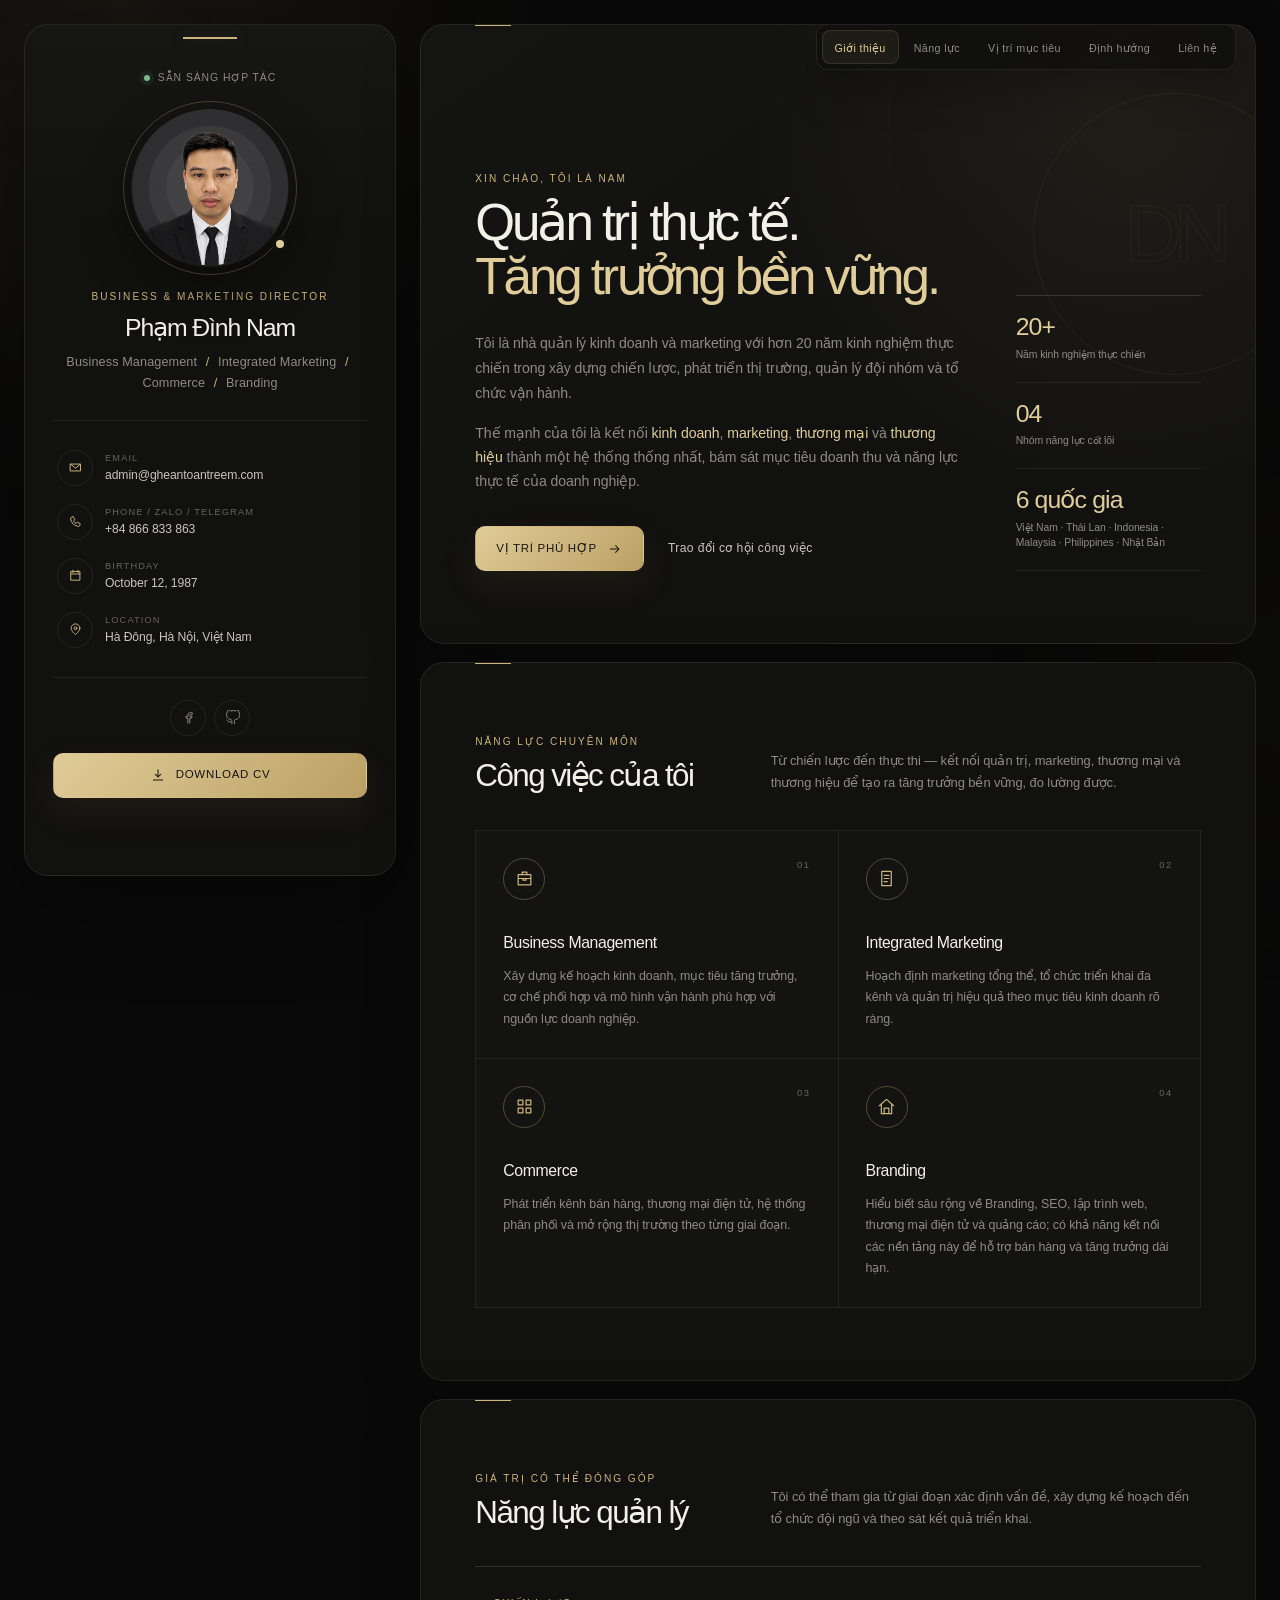
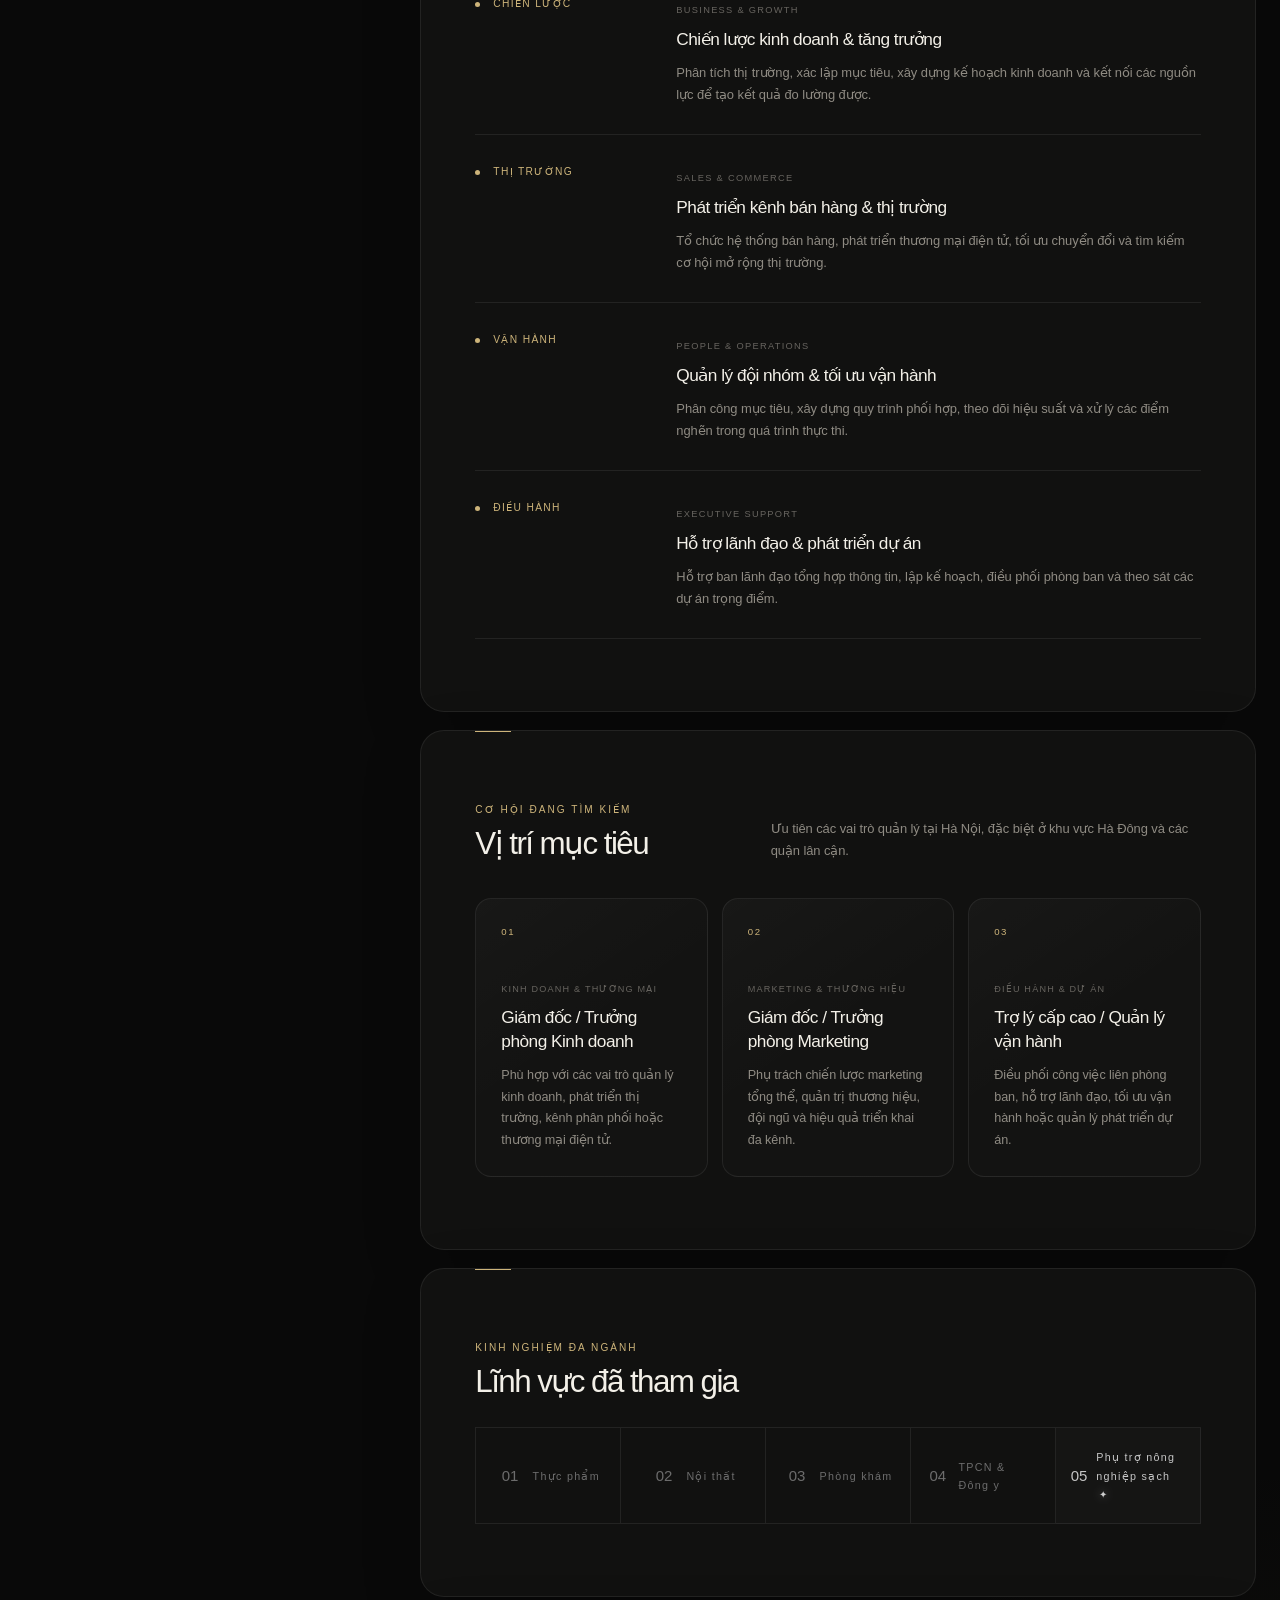
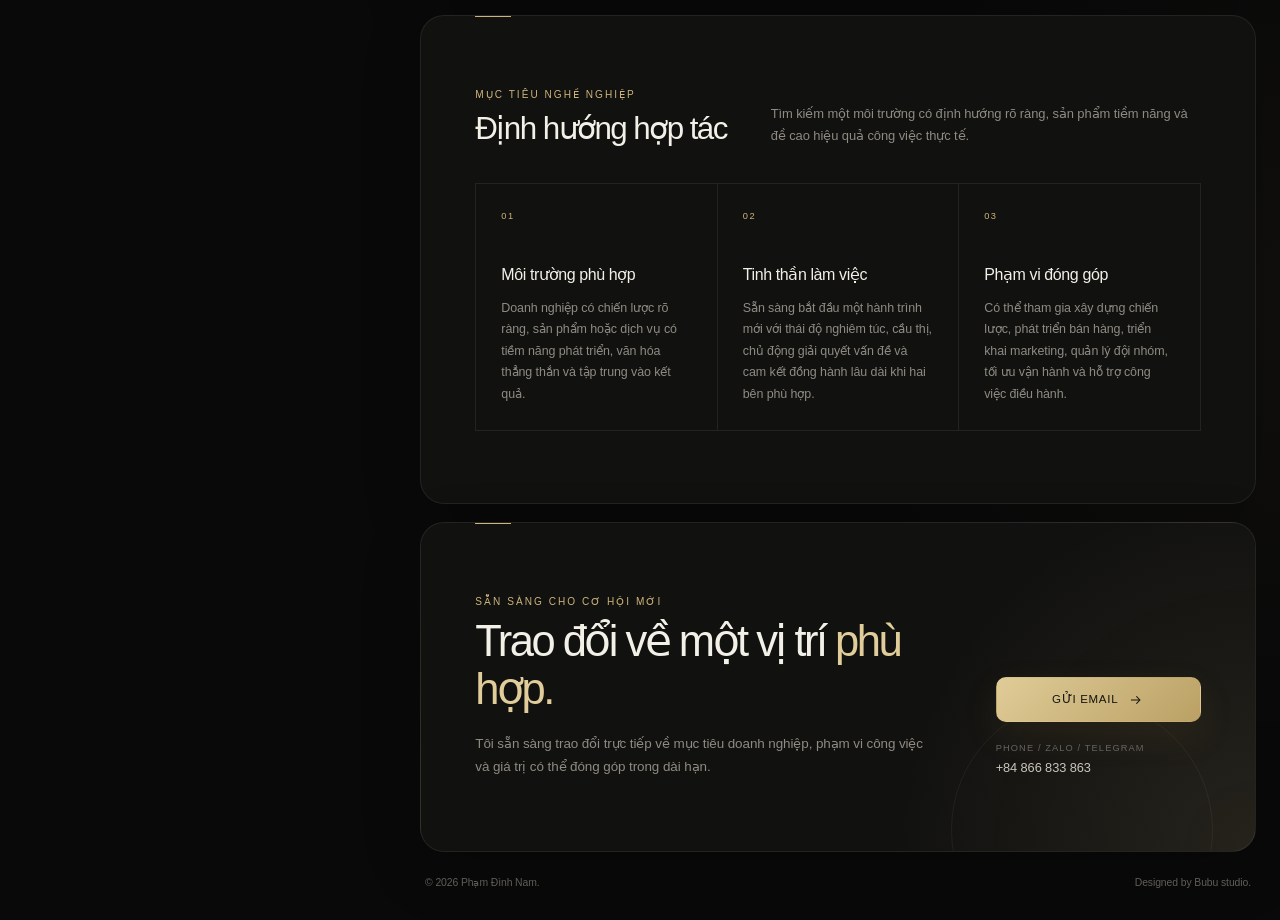
<file: index.html>
<!doctype html>
<html lang="vi">
<head>
  <meta charset="utf-8">
  <meta name="viewport" content="width=device-width, initial-scale=1">
  <meta name="theme-color" content="#090909">
  <meta name="description" content="Portfolio của Phạm Đình Nam — Business & Marketing Director tại Hà Nội.">
  <title>Phạm Đình Nam — Business & Marketing Director</title>
  <link rel="stylesheet" href="styles.css?v=20260625-8">
  <script src="script.js" defer></script>
</head>
<body>
  <a class="skip-link" href="#main-content">Đi đến nội dung chính</a>

  <svg class="svg-sprite" aria-hidden="true">
    <symbol id="icon-mail" viewBox="0 0 24 24"><path d="M4 6.5h16v11H4z"/><path d="m4.5 7 7.5 6 7.5-6"/></symbol>
    <symbol id="icon-phone" viewBox="0 0 24 24"><path d="M8.5 4.5 11 9 8.8 11a15 15 0 0 0 4.2 4.2l2-2.2 4.5 2.5-.8 3.2c-.2.8-1 1.3-1.8 1.2A15.2 15.2 0 0 1 4.1 7.1C4 6.3 4.5 5.5 5.3 5.3z"/></symbol>
    <symbol id="icon-calendar" viewBox="0 0 24 24"><path d="M5 5.5h14v14H5z"/><path d="M8 3.5v4M16 3.5v4M5 9.5h14"/></symbol>
    <symbol id="icon-pin" viewBox="0 0 24 24"><path d="M19 10c0 5-7 10-7 10S5 15 5 10a7 7 0 1 1 14 0Z"/><circle cx="12" cy="10" r="2.3"/></symbol>
    <symbol id="icon-download" viewBox="0 0 24 24"><path d="M12 4v11m0 0 4-4m-4 4-4-4M5 19.5h14"/></symbol>
    <symbol id="icon-arrow" viewBox="0 0 24 24"><path d="M5 12h13m-5-5 5 5-5 5"/></symbol>
    <symbol id="icon-behance" viewBox="0 0 24 24"><path d="M4 6h7a4 4 0 0 1 0 8H4zm0 8h7.5a4 4 0 0 1 0 8H4zM15 8h5M14.5 16.5h6a4 4 0 1 0-1 3"/></symbol>
    <symbol id="icon-facebook" viewBox="0 0 24 24"><path d="M14 21v-8h3l.5-3H14V8.5c0-1 .4-1.5 1.7-1.5H18V4.3c-.7-.1-1.6-.3-2.8-.3C12.5 4 11 5.6 11 8.2V10H8v3h3v8"/></symbol>
    <symbol id="icon-github" viewBox="0 0 24 24"><path d="M9 19c-4.5 1.5-4.5-2.5-6-3m12 6v-3.9c0-1.1.4-2.1 1.1-2.9 3.6-.4 7.4-1.8 7.4-8A6.2 6.2 0 0 0 22 3c.1-1.2-.3-2.3-1-3 0 0-1.2-.4-4 1.5a15.8 15.8 0 0 0-8 0C6.2-.4 5 0 5 0c-.7.7-1.1 1.8-1 3a6.2 6.2 0 0 0-1.5 4.2c0 6.2 3.8 7.6 7.4 8 .7.8 1.1 1.8 1.1 2.9V22"/></symbol>
    <symbol id="icon-home" viewBox="0 0 24 24"><path d="m3 11 9-8 9 8"/><path d="M5.5 9.5V21h13V9.5M9 21v-7h6v7"/></symbol>
    <symbol id="icon-briefcase" viewBox="0 0 24 24"><path d="M4 7h16v13H4zM9 7V4h6v3M4 12h16M10 12v2h4v-2"/></symbol>
    <symbol id="icon-grid" viewBox="0 0 24 24"><rect x="4" y="4" width="6" height="6"/><rect x="14" y="4" width="6" height="6"/><rect x="4" y="14" width="6" height="6"/><rect x="14" y="14" width="6" height="6"/></symbol>
    <symbol id="icon-note" viewBox="0 0 24 24"><path d="M6 3h12v18H6zM9 8h6M9 12h6M9 16h4"/></symbol>
    <symbol id="icon-chat" viewBox="0 0 24 24"><path d="M4 5h16v12H9l-5 4z"/><path d="M8 10h8M8 13h5"/></symbol>
    <symbol id="icon-pen" viewBox="0 0 24 24"><path d="m4 20 4.5-1 10.8-10.8-3.5-3.5L5 15.5zM14.5 6l3.5 3.5"/></symbol>
    <symbol id="icon-cursor" viewBox="0 0 24 24"><path d="m5 3 14 9-6 1.5L10 20z"/></symbol>
    <symbol id="icon-wordpress" viewBox="0 0 24 24"><circle cx="12" cy="12" r="9"/><path d="m6.5 8 4 10 2.5-6-1.7-4m3.2 0 3 8M8 8h4M14 8h1"/></symbol>
    <symbol id="icon-code" viewBox="0 0 24 24"><path d="m8 7-5 5 5 5m8-10 5 5-5 5m-2-13-4 16"/></symbol>
  </svg>

  <div class="ambient ambient-one"></div>
  <div class="ambient ambient-two"></div>

  <div class="site-shell">
    <aside class="profile-card" aria-label="Thông tin cá nhân">
      <div class="profile-top">
        <div class="availability"><span></span>Sẵn sàng hợp tác</div>
        <div class="avatar-wrap">
          <div class="avatar">
            <img src="avatar.png" alt="Ảnh đại diện Phạm Đình Nam" width="1254" height="1254">
          </div>
          <span class="avatar-ring"></span>
        </div>
        <p class="eyebrow">Business &amp; Marketing Director</p>
        <h1>Phạm Đình Nam</h1>
        <p class="profile-role">Business Management <span>/</span> Integrated Marketing <span>/</span> Commerce <span>/</span> Branding</p>
      </div>

      <div class="profile-details">
        <a class="detail-row" href="mailto:admin@gheantoantreem.com">
          <span class="detail-icon"><svg><use href="#icon-mail"></use></svg></span>
          <span><small>Email</small><strong>admin@gheantoantreem.com</strong></span>
        </a>
        <a class="detail-row" href="tel:+84866833863">
          <span class="detail-icon"><svg><use href="#icon-phone"></use></svg></span>
          <span><small>Phone / Zalo / Telegram</small><strong>+84 866 833 863</strong></span>
        </a>
        <div class="detail-row">
          <span class="detail-icon"><svg><use href="#icon-calendar"></use></svg></span>
          <span><small>Birthday</small><strong>October 12, 1987</strong></span>
        </div>
        <div class="detail-row">
          <span class="detail-icon"><svg><use href="#icon-pin"></use></svg></span>
          <span><small>Location</small><strong>Hà Đông, Hà Nội, Việt Nam</strong></span>
        </div>
      </div>

      <div class="profile-actions">
        <div class="social-links" aria-label="Liên kết mạng xã hội">
          <a href="https://www.facebook.com/vsekya1460" target="_blank" rel="noreferrer" aria-label="Facebook">
            <svg><use href="#icon-facebook"></use></svg>
          </a>
          <a href="https://namphamdinh.github.io/phamdinhnam.github.io/" target="_blank" rel="noreferrer" aria-label="CV online trên GitHub Pages">
            <svg><use href="#icon-github"></use></svg>
          </a>
        </div>
        <a class="button button-primary" href="cv-pham-dinh-nam.html" download="CV-Pham-Dinh-Nam.html">
          <svg><use href="#icon-download"></use></svg>
          Download CV
        </a>
      </div>
    </aside>

    <main id="main-content" class="main-card">
      <nav class="desktop-nav" aria-label="Điều hướng chính">
        <a class="active" href="#about">Giới thiệu</a>
        <a href="#experience">Năng lực</a>
        <a href="#portfolio">Vị trí mục tiêu</a>
        <a href="#blog">Định hướng</a>
        <a href="#contact">Liên hệ</a>
      </nav>

      <section id="about" class="section hero-section observed-section">
        <div class="hero-copy">
          <p class="section-kicker">Xin chào, tôi là Nam</p>
          <h2>Quản trị thực tế.<br><span>Tăng trưởng bền vững.</span></h2>
          <p class="hero-lead">Tôi là nhà quản lý kinh doanh và marketing với hơn 20 năm kinh nghiệm thực chiến trong xây dựng chiến lược, phát triển thị trường, quản lý đội nhóm và tổ chức vận hành.</p>
          <p>Thế mạnh của tôi là kết nối <a href="#services">kinh doanh</a>, <a href="#services">marketing</a>, <a href="#services">thương mại</a> và <a href="#services">thương hiệu</a> thành một hệ thống thống nhất, bám sát mục tiêu doanh thu và năng lực thực tế của doanh nghiệp.</p>
          <div class="hero-cta">
            <a class="button button-primary" href="#portfolio">Vị trí phù hợp <svg><use href="#icon-arrow"></use></svg></a>
            <a class="text-link" href="#contact">Trao đổi cơ hội công việc</a>
          </div>
        </div>
        <div class="hero-stats" aria-label="Điểm mạnh chuyên môn">
          <div><strong>20+</strong><span>Năm kinh nghiệm thực chiến</span></div>
          <div><strong>04</strong><span>Nhóm năng lực cốt lõi</span></div>
          <div><strong>6 quốc gia</strong><span>Việt Nam · Thái Lan · Indonesia · Malaysia · Philippines · Nhật Bản</span></div>
        </div>
      </section>

      <section id="services" class="section">
        <div class="section-heading">
          <div>
            <p class="section-kicker">Năng lực chuyên môn</p>
            <h2>Công việc của tôi</h2>
          </div>
          <p>Từ chiến lược đến thực thi — kết nối quản trị, marketing, thương mại và thương hiệu để tạo ra tăng trưởng bền vững, đo lường được.</p>
        </div>
        <div class="services-grid">
          <article class="service-card">
            <span class="service-number">01</span>
            <div class="service-icon"><svg><use href="#icon-briefcase"></use></svg></div>
            <h3>Business Management</h3>
            <p>Xây dựng kế hoạch kinh doanh, mục tiêu tăng trưởng, cơ chế phối hợp và mô hình vận hành phù hợp với nguồn lực doanh nghiệp.</p>
          </article>
          <article class="service-card">
            <span class="service-number">02</span>
            <div class="service-icon"><svg><use href="#icon-note"></use></svg></div>
            <h3>Integrated Marketing</h3>
            <p>Hoạch định marketing tổng thể, tổ chức triển khai đa kênh và quản trị hiệu quả theo mục tiêu kinh doanh rõ ràng.</p>
          </article>
          <article class="service-card">
            <span class="service-number">03</span>
            <div class="service-icon"><svg><use href="#icon-grid"></use></svg></div>
            <h3>Commerce</h3>
            <p>Phát triển kênh bán hàng, thương mại điện tử, hệ thống phân phối và mở rộng thị trường theo từng giai đoạn.</p>
          </article>
          <article class="service-card">
            <span class="service-number">04</span>
            <div class="service-icon"><svg><use href="#icon-home"></use></svg></div>
            <h3>Branding</h3>
            <p>Hiểu biết sâu rộng về Branding, SEO, lập trình web, thương mại điện tử và quảng cáo; có khả năng kết nối các nền tảng này để hỗ trợ bán hàng và tăng trưởng dài hạn.</p>
          </article>
        </div>
      </section>

      <section id="experience" class="section observed-section">
        <div class="section-heading">
          <div>
            <p class="section-kicker">Giá trị có thể đóng góp</p>
            <h2>Năng lực quản lý</h2>
          </div>
          <p>Tôi có thể tham gia từ giai đoạn xác định vấn đề, xây dựng kế hoạch đến tổ chức đội ngũ và theo sát kết quả triển khai.</p>
        </div>
        <div class="timeline">
          <article class="timeline-item">
            <div class="timeline-date">Chiến lược</div>
            <div class="timeline-content">
              <span>Business &amp; growth</span>
              <h3>Chiến lược kinh doanh &amp; tăng trưởng</h3>
              <p>Phân tích thị trường, xác lập mục tiêu, xây dựng kế hoạch kinh doanh và kết nối các nguồn lực để tạo kết quả đo lường được.</p>
            </div>
          </article>
          <article class="timeline-item">
            <div class="timeline-date">Thị trường</div>
            <div class="timeline-content">
              <span>Sales &amp; commerce</span>
              <h3>Phát triển kênh bán hàng &amp; thị trường</h3>
              <p>Tổ chức hệ thống bán hàng, phát triển thương mại điện tử, tối ưu chuyển đổi và tìm kiếm cơ hội mở rộng thị trường.</p>
            </div>
          </article>
          <article class="timeline-item">
            <div class="timeline-date">Vận hành</div>
            <div class="timeline-content">
              <span>People &amp; operations</span>
              <h3>Quản lý đội nhóm &amp; tối ưu vận hành</h3>
              <p>Phân công mục tiêu, xây dựng quy trình phối hợp, theo dõi hiệu suất và xử lý các điểm nghẽn trong quá trình thực thi.</p>
            </div>
          </article>
          <article class="timeline-item">
            <div class="timeline-date">Điều hành</div>
            <div class="timeline-content">
              <span>Executive support</span>
              <h3>Hỗ trợ lãnh đạo &amp; phát triển dự án</h3>
              <p>Hỗ trợ ban lãnh đạo tổng hợp thông tin, lập kế hoạch, điều phối phòng ban và theo sát các dự án trọng điểm.</p>
            </div>
          </article>
        </div>
      </section>

      <section id="portfolio" class="section observed-section">
        <div class="section-heading">
          <div>
            <p class="section-kicker">Cơ hội đang tìm kiếm</p>
            <h2>Vị trí mục tiêu</h2>
          </div>
          <p>Ưu tiên các vai trò quản lý tại Hà Nội, đặc biệt ở khu vực Hà Đông và các quận lân cận.</p>
        </div>
        <div class="role-target-grid">
          <article class="role-target-card">
            <span>01</span>
            <div>
              <small>Kinh doanh &amp; thương mại</small>
              <h3>Giám đốc / Trưởng phòng Kinh doanh</h3>
              <p>Phù hợp với các vai trò quản lý kinh doanh, phát triển thị trường, kênh phân phối hoặc thương mại điện tử.</p>
            </div>
          </article>
          <article class="role-target-card">
            <span>02</span>
            <div>
              <small>Marketing &amp; thương hiệu</small>
              <h3>Giám đốc / Trưởng phòng Marketing</h3>
              <p>Phụ trách chiến lược marketing tổng thể, quản trị thương hiệu, đội ngũ và hiệu quả triển khai đa kênh.</p>
            </div>
          </article>
          <article class="role-target-card">
            <span>03</span>
            <div>
              <small>Điều hành &amp; dự án</small>
              <h3>Trợ lý cấp cao / Quản lý vận hành</h3>
              <p>Điều phối công việc liên phòng ban, hỗ trợ lãnh đạo, tối ưu vận hành hoặc quản lý phát triển dự án.</p>
            </div>
          </article>
        </div>
      </section>

      <section class="section partners-section">
        <div class="section-heading compact">
          <div>
            <p class="section-kicker">Kinh nghiệm đa ngành</p>
            <h2>Lĩnh vực đã tham gia</h2>
          </div>
        </div>
        <div class="partner-scroll" aria-label="Các lĩnh vực kinh nghiệm">
          <div class="partner-logo"><span class="logo-symbol">01</span><strong>Thực phẩm</strong></div>
          <div class="partner-logo"><span class="logo-symbol">02</span><strong>Nội thất</strong></div>
          <div class="partner-logo"><span class="logo-symbol">03</span><strong>Phòng khám</strong></div>
          <div class="partner-logo"><span class="logo-symbol">04</span><strong>TPCN &amp; Đông y</strong></div>
          <div class="partner-logo partner-priority"><span class="logo-symbol">05</span><strong>Phụ trợ nông nghiệp sạch <span class="priority-star" aria-label="Lĩnh vực ưu tiên">✦</span></strong></div>
        </div>
      </section>

      <section id="blog" class="section observed-section">
        <div class="section-heading">
          <div>
            <p class="section-kicker">Mục tiêu nghề nghiệp</p>
            <h2>Định hướng hợp tác</h2>
          </div>
          <p>Tìm kiếm một môi trường có định hướng rõ ràng, sản phẩm tiềm năng và đề cao hiệu quả công việc thực tế.</p>
        </div>
        <div class="career-note-grid">
          <article class="career-note">
            <span>01</span>
            <h3>Môi trường phù hợp</h3>
            <p>Doanh nghiệp có chiến lược rõ ràng, sản phẩm hoặc dịch vụ có tiềm năng phát triển, văn hóa thẳng thắn và tập trung vào kết quả.</p>
          </article>
          <article class="career-note">
            <span>02</span>
            <h3>Tinh thần làm việc</h3>
            <p>Sẵn sàng bắt đầu một hành trình mới với thái độ nghiêm túc, cầu thị, chủ động giải quyết vấn đề và cam kết đồng hành lâu dài khi hai bên phù hợp.</p>
          </article>
          <article class="career-note">
            <span>03</span>
            <h3>Phạm vi đóng góp</h3>
            <p>Có thể tham gia xây dựng chiến lược, phát triển bán hàng, triển khai marketing, quản lý đội nhóm, tối ưu vận hành và hỗ trợ công việc điều hành.</p>
          </article>
        </div>
      </section>

      <section id="contact" class="section contact-section observed-section">
        <div class="contact-copy">
          <p class="section-kicker">Sẵn sàng cho cơ hội mới</p>
          <h2>Trao đổi về một vị trí <span>phù hợp.</span></h2>
          <p>Tôi sẵn sàng trao đổi trực tiếp về mục tiêu doanh nghiệp, phạm vi công việc và giá trị có thể đóng góp trong dài hạn.</p>
        </div>
        <div class="contact-actions">
          <a class="button button-primary" href="mailto:admin@gheantoantreem.com">Gửi email <svg><use href="#icon-arrow"></use></svg></a>
          <a class="contact-phone" href="tel:+84866833863"><small>Phone / Zalo / Telegram</small><strong>+84 866 833 863</strong></a>
        </div>
      </section>

      <footer class="footer">
        <p>© <span id="current-year">2026</span> Phạm Đình Nam.</p>
        <p>Designed by Bubu studio.</p>
      </footer>
    </main>
  </div>

  <nav class="bottom-nav" aria-label="Điều hướng mobile">
    <a class="active" href="#about"><svg><use href="#icon-home"></use></svg><span>Giới thiệu</span></a>
    <a href="#experience"><svg><use href="#icon-briefcase"></use></svg><span>Năng lực</span></a>
    <a href="#portfolio"><svg><use href="#icon-grid"></use></svg><span>Vị trí</span></a>
    <a href="#blog"><svg><use href="#icon-note"></use></svg><span>Định hướng</span></a>
    <a href="#contact"><svg><use href="#icon-chat"></use></svg><span>Liên hệ</span></a>
  </nav>
</body>
</html>
</file>
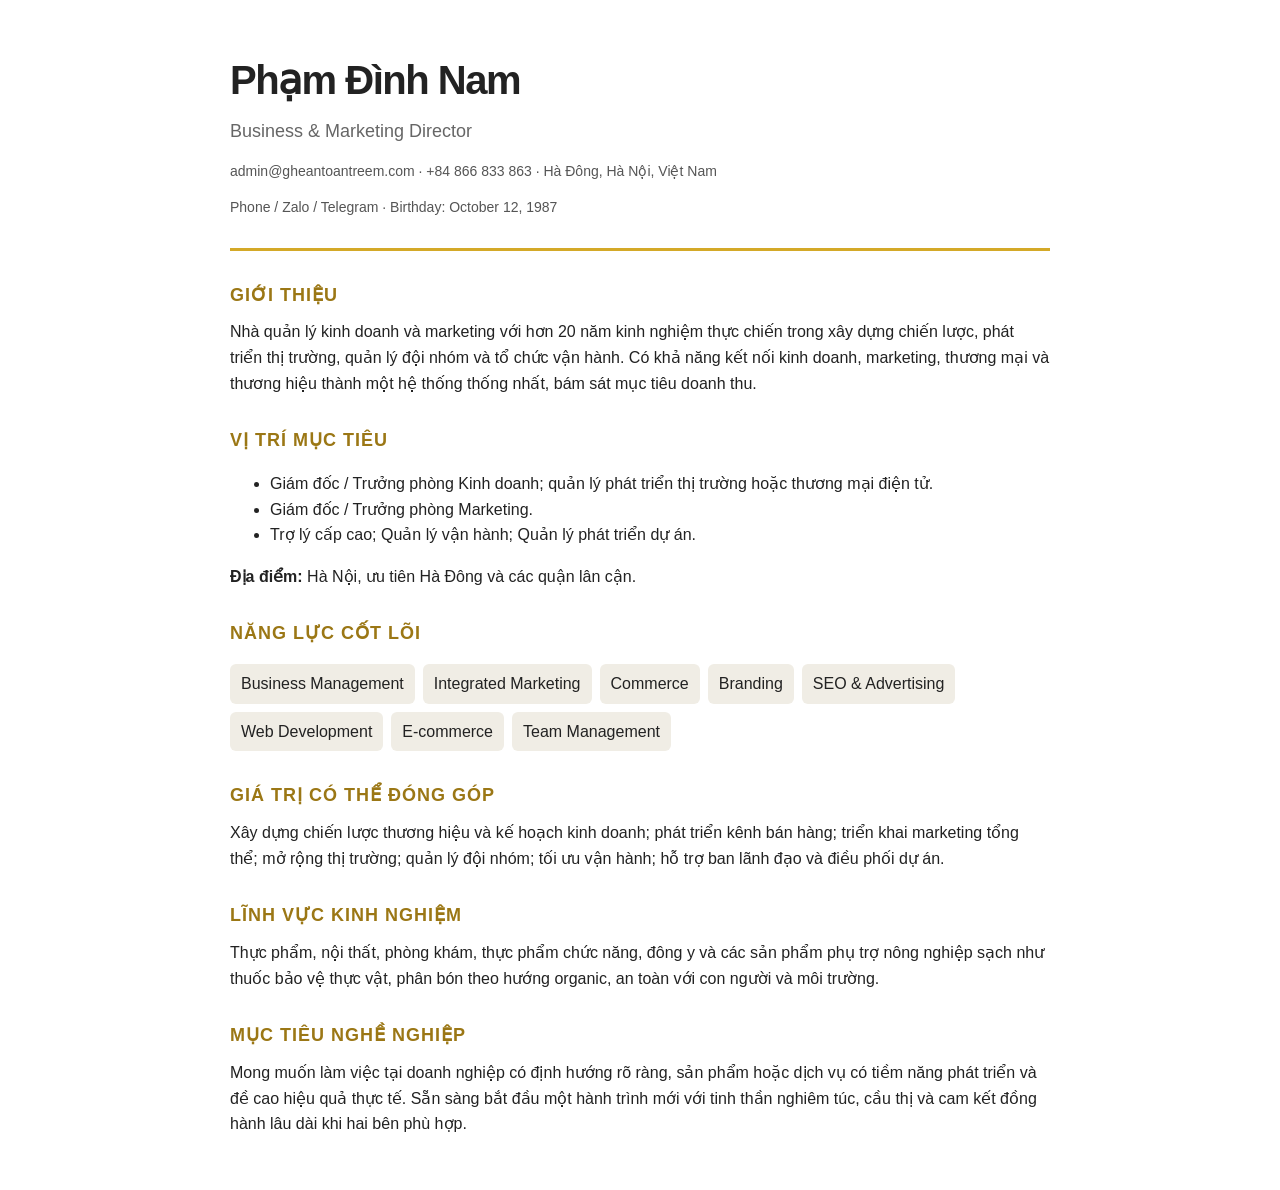
<file: cv-pham-dinh-nam.html>
<!doctype html>
<html lang="vi">
<head>
  <meta charset="utf-8">
  <meta name="viewport" content="width=device-width, initial-scale=1">
  <title>CV — Phạm Đình Nam</title>
  <style>
    :root { color-scheme: light; font-family: "Helvetica Neue", "SF Pro Text", Helvetica, Arial, sans-serif; }
    body { max-width: 820px; margin: 0 auto; padding: 48px; color: #222; line-height: 1.6; }
    header { padding-bottom: 24px; border-bottom: 3px solid #d4a928; }
    h1 { margin: 0; font-size: 40px; letter-spacing: -1.5px; }
    h2 { margin: 30px 0 10px; font-size: 18px; color: #9b7715; text-transform: uppercase; letter-spacing: 1px; }
    h3, p { margin: 5px 0; }
    .role { color: #666; font-size: 18px; }
    .contact { margin-top: 14px; color: #555; font-size: 14px; }
    .skills { display: flex; flex-wrap: wrap; gap: 8px; padding: 0; list-style: none; }
    .skills li { padding: 7px 11px; background: #f0ede5; border-radius: 6px; }
    @media print { body { padding: 0; } }
  </style>
</head>
<body>
  <header>
    <h1>Phạm Đình Nam</h1>
    <p class="role">Business &amp; Marketing Director</p>
    <p class="contact">admin@gheantoantreem.com · +84 866 833 863 · Hà Đông, Hà Nội, Việt Nam</p>
    <p class="contact">Phone / Zalo / Telegram · Birthday: October 12, 1987</p>
  </header>
  <main>
    <h2>Giới thiệu</h2>
    <p>Nhà quản lý kinh doanh và marketing với hơn 20 năm kinh nghiệm thực chiến trong xây dựng chiến lược, phát triển thị trường, quản lý đội nhóm và tổ chức vận hành. Có khả năng kết nối kinh doanh, marketing, thương mại và thương hiệu thành một hệ thống thống nhất, bám sát mục tiêu doanh thu.</p>
    <h2>Vị trí mục tiêu</h2>
    <ul>
      <li>Giám đốc / Trưởng phòng Kinh doanh; quản lý phát triển thị trường hoặc thương mại điện tử.</li>
      <li>Giám đốc / Trưởng phòng Marketing.</li>
      <li>Trợ lý cấp cao; Quản lý vận hành; Quản lý phát triển dự án.</li>
    </ul>
    <p><strong>Địa điểm:</strong> Hà Nội, ưu tiên Hà Đông và các quận lân cận.</p>
    <h2>Năng lực cốt lõi</h2>
    <ul class="skills">
      <li>Business Management</li><li>Integrated Marketing</li><li>Commerce</li><li>Branding</li>
      <li>SEO &amp; Advertising</li><li>Web Development</li><li>E-commerce</li><li>Team Management</li>
    </ul>
    <h2>Giá trị có thể đóng góp</h2>
    <p>Xây dựng chiến lược thương hiệu và kế hoạch kinh doanh; phát triển kênh bán hàng; triển khai marketing tổng thể; mở rộng thị trường; quản lý đội nhóm; tối ưu vận hành; hỗ trợ ban lãnh đạo và điều phối dự án.</p>
    <h2>Lĩnh vực kinh nghiệm</h2>
    <p>Thực phẩm, nội thất, phòng khám, thực phẩm chức năng, đông y và các sản phẩm phụ trợ nông nghiệp sạch như thuốc bảo vệ thực vật, phân bón theo hướng organic, an toàn với con người và môi trường.</p>
    <h2>Mục tiêu nghề nghiệp</h2>
    <p>Mong muốn làm việc tại doanh nghiệp có định hướng rõ ràng, sản phẩm hoặc dịch vụ có tiềm năng phát triển và đề cao hiệu quả thực tế. Sẵn sàng bắt đầu một hành trình mới với tinh thần nghiêm túc, cầu thị và cam kết đồng hành lâu dài khi hai bên phù hợp.</p>
  </main>
</body>
</html>
</file>
<file: styles.css>
:root {
  --bg: #090909;
  --panel: #111110;
  --panel-raised: #151514;
  --surface: #191918;
  --surface-soft: #131312;
  --text: #f3f0e8;
  --text-soft: #cbc6bb;
  --muted: #8f8b83;
  --muted-dark: #67645f;
  --champagne: #cdb47a;
  --champagne-light: #e1cd9a;
  --champagne-soft: rgba(205, 180, 122, .09);
  --line: rgba(243, 240, 232, .08);
  --line-strong: rgba(243, 240, 232, .14);
  --line-gold: rgba(205, 180, 122, .34);
  --shadow: 0 30px 90px rgba(0, 0, 0, .35);
  --radius-xl: 24px;
  --radius-lg: 16px;
  --radius-md: 12px;
  --max-width: 1440px;
  --ease: cubic-bezier(.22, .75, .25, 1);
}

* {
  box-sizing: border-box;
}

html {
  scroll-behavior: smooth;
  scroll-padding-top: 100px;
}

body {
  margin: 0;
  color: var(--text);
  background:
    radial-gradient(circle at 10% 0%, rgba(205, 180, 122, .07), transparent 26rem),
    radial-gradient(circle at 100% 85%, rgba(205, 180, 122, .035), transparent 28rem),
    var(--bg);
  font-family: "Helvetica Neue", "SF Pro Display", Helvetica, Arial, sans-serif;
  font-size: 15px;
  font-weight: 400;
  line-height: 1.7;
  letter-spacing: -.006em;
  -webkit-font-smoothing: antialiased;
  text-rendering: optimizeLegibility;
}

body::before {
  position: fixed;
  inset: 0;
  z-index: -2;
  pointer-events: none;
  content: "";
  opacity: .16;
  background-image:
    linear-gradient(rgba(255, 255, 255, .012) 1px, transparent 1px),
    linear-gradient(90deg, rgba(255, 255, 255, .012) 1px, transparent 1px);
  background-size: 72px 72px;
  mask-image: linear-gradient(to bottom, #000, transparent 75%);
}

a {
  color: inherit;
  text-decoration: none;
}

a,
button {
  -webkit-tap-highlight-color: transparent;
}

a:focus-visible,
button:focus-visible {
  outline: 1px solid var(--champagne-light);
  outline-offset: 4px;
}

svg {
  width: 1.25rem;
  height: 1.25rem;
  fill: none;
  stroke: currentColor;
  stroke-width: 1.55;
  stroke-linecap: round;
  stroke-linejoin: round;
}

.svg-sprite {
  position: absolute;
  width: 0;
  height: 0;
  overflow: hidden;
}

.skip-link {
  position: fixed;
  top: 12px;
  left: 12px;
  z-index: 100;
  padding: 9px 14px;
  color: #111;
  background: var(--champagne-light);
  border-radius: 8px;
  transform: translateY(-160%);
}

.skip-link:focus {
  transform: translateY(0);
}

.ambient {
  position: fixed;
  z-index: -1;
  width: 22rem;
  height: 22rem;
  pointer-events: none;
  background: var(--champagne);
  border-radius: 50%;
  filter: blur(130px);
  opacity: .035;
}

.ambient-one {
  top: 5%;
  left: -12rem;
}

.ambient-two {
  right: -12rem;
  bottom: 5%;
}

.site-shell {
  display: grid;
  grid-template-columns: minmax(330px, 372px) minmax(0, 1fr);
  gap: 24px;
  width: min(calc(100% - 48px), var(--max-width));
  margin: 0 auto;
  padding: 24px 0;
  align-items: start;
}

.profile-card {
  position: sticky;
  top: 24px;
  height: calc(100vh - 48px);
  min-height: 0;
  padding: 12px 28px 28px;
  overflow-x: hidden;
  overflow-y: auto;
  scrollbar-width: thin;
  scrollbar-color: rgba(205, 180, 122, .25) transparent;
  background:
    linear-gradient(180deg, rgba(255, 255, 255, .018), transparent 25%),
    var(--panel);
  border: 1px solid var(--line);
  border-radius: var(--radius-xl);
  box-shadow: var(--shadow);
}

.profile-card::-webkit-scrollbar {
  width: 4px;
}

.profile-card::-webkit-scrollbar-thumb {
  background: rgba(205, 180, 122, .25);
  border-radius: 99px;
}

.profile-card::before {
  display: block;
  width: 54px;
  height: 2px;
  margin: 0 auto 24px;
  content: "";
  background: var(--champagne);
  box-shadow: 0 0 20px rgba(205, 180, 122, .25);
}

.profile-top {
  padding: 0 0 25px;
  text-align: center;
  border-bottom: 1px solid var(--line);
}

.availability {
  display: inline-flex;
  gap: 8px;
  align-items: center;
  margin-bottom: 22px;
  color: var(--muted);
  font-size: .65rem;
  font-weight: 500;
  letter-spacing: .09em;
  text-transform: uppercase;
}

.availability span {
  width: 6px;
  height: 6px;
  background: #79b98a;
  border-radius: 50%;
  box-shadow: 0 0 0 4px rgba(121, 185, 138, .08);
}

.avatar-wrap {
  position: relative;
  width: 158px;
  height: 158px;
  margin: 0 auto 23px;
}

.avatar-wrap::before {
  position: absolute;
  inset: -8px;
  z-index: 2;
  pointer-events: none;
  content: "";
  border: 1px solid rgba(205, 180, 122, .28);
  border-radius: 50%;
}

.avatar {
  position: relative;
  z-index: 1;
  display: grid;
  width: 100%;
  height: 100%;
  overflow: hidden;
  color: #171612;
  background: #1b1a18;
  border: 0;
  border-radius: 50%;
  box-shadow: 0 22px 50px rgba(0, 0, 0, .38);
  place-items: center;
}

.avatar::before,
.avatar::after {
  display: none;
}

.avatar::before {
  right: -28px;
  bottom: -30px;
  width: 120px;
  height: 120px;
  background: rgba(255, 255, 255, .13);
}

.avatar::after {
  top: -38px;
  left: -22px;
  width: 100px;
  height: 100px;
  border: 1px solid rgba(20, 20, 20, .14);
}

.avatar span {
  position: relative;
  z-index: 2;
  font-size: 3.1rem;
  font-weight: 600;
  line-height: 1;
  letter-spacing: -.1em;
}

.avatar img {
  position: relative;
  z-index: 2;
  display: block;
  width: 100%;
  height: 100%;
  object-fit: cover;
  object-position: center;
}

.avatar-ring {
  position: absolute;
  right: 1px;
  bottom: 15px;
  z-index: 3;
  width: 16px;
  height: 16px;
  background: var(--champagne-light);
  border: 4px solid var(--panel);
  border-radius: 50%;
}

.eyebrow,
.section-kicker {
  margin: 0 0 9px;
  color: var(--champagne);
  font-size: .63rem;
  font-weight: 500;
  letter-spacing: .2em;
  line-height: 1.4;
  text-transform: uppercase;
}

.profile-top h1 {
  margin: 0;
  font-size: clamp(1.55rem, 1.8vw, 1.82rem);
  font-weight: 500;
  line-height: 1.2;
  letter-spacing: -.045em;
}

.profile-role {
  margin: 9px 0 0;
  color: var(--muted);
  font-size: .79rem;
  letter-spacing: .01em;
}

.profile-role span {
  padding: 0 5px;
  color: var(--champagne);
}

.profile-details {
  display: grid;
  gap: 4px;
  padding: 22px 0;
  border-bottom: 1px solid var(--line);
}

.detail-row {
  display: grid;
  grid-template-columns: 36px minmax(0, 1fr);
  gap: 12px;
  align-items: center;
  min-width: 0;
  padding: 7px 4px;
  border-radius: 9px;
  transition: background .2s ease;
}

a.detail-row:hover {
  background: rgba(255, 255, 255, .025);
}

a.detail-row:hover strong {
  color: var(--champagne-light);
}

.detail-icon {
  display: grid;
  width: 36px;
  height: 36px;
  color: var(--champagne);
  border: 1px solid var(--line);
  border-radius: 50%;
  place-items: center;
}

.detail-icon svg {
  width: 15px;
  height: 15px;
}

.detail-row span:last-child {
  min-width: 0;
}

.detail-row small,
.detail-row strong {
  display: block;
}

.detail-row small {
  margin-bottom: 1px;
  color: var(--muted-dark);
  font-size: .58rem;
  font-weight: 500;
  letter-spacing: .12em;
  line-height: 1.4;
  text-transform: uppercase;
}

.detail-row strong {
  overflow: hidden;
  color: var(--text-soft);
  font-size: .76rem;
  font-weight: 400;
  line-height: 1.5;
  text-overflow: ellipsis;
  transition: color .2s ease;
}

.profile-actions {
  display: grid;
  gap: 17px;
  padding-top: 22px;
}

.social-links {
  display: flex;
  gap: 8px;
  justify-content: center;
}

.social-links a {
  display: grid;
  width: 36px;
  height: 36px;
  color: var(--muted);
  border: 1px solid var(--line);
  border-radius: 50%;
  place-items: center;
  transition: color .22s ease, border-color .22s ease, transform .22s var(--ease);
}

.social-links a:hover {
  color: var(--champagne-light);
  border-color: var(--line-gold);
  transform: translateY(-2px);
}

.social-links svg {
  width: 15px;
  height: 15px;
}

.button {
  display: inline-flex;
  gap: 10px;
  align-items: center;
  justify-content: center;
  min-height: 45px;
  padding: 0 20px;
  color: var(--text);
  background: transparent;
  border: 1px solid var(--line-strong);
  border-radius: 10px;
  font-size: .72rem;
  font-weight: 500;
  letter-spacing: .06em;
  line-height: 1;
  text-transform: uppercase;
  transition: transform .22s var(--ease), border-color .22s ease, background .22s ease, color .22s ease;
}

.button:hover {
  transform: translateY(-2px);
}

.button-primary {
  color: #171510;
  background: linear-gradient(135deg, #e0cc98, #baa064);
  border-color: transparent;
  box-shadow: 0 14px 34px rgba(141, 112, 51, .13);
}

.button-primary:hover {
  background: linear-gradient(135deg, #ead9ad, #cbb174);
  box-shadow: 0 16px 38px rgba(141, 112, 51, .19);
}

.button svg {
  width: 16px;
  height: 16px;
  transition: transform .22s var(--ease);
}

.button:hover svg {
  transform: translateX(3px);
}

.main-card {
  position: relative;
  min-width: 0;
  align-self: start;
}

.desktop-nav {
  position: sticky;
  top: 24px;
  z-index: 20;
  display: flex;
  gap: 2px;
  height: 46px;
  width: max-content;
  max-width: calc(100% - 48px);
  margin: 0 20px -46px auto;
  padding: 5px;
  background: rgba(15, 15, 14, .82);
  border: 1px solid var(--line);
  border-radius: 12px;
  box-shadow: 0 16px 44px rgba(0, 0, 0, .24);
  backdrop-filter: blur(18px);
}

.desktop-nav a {
  padding: 8px 12px;
  color: var(--muted);
  border: 1px solid transparent;
  border-radius: 8px;
  font-size: .67rem;
  font-weight: 500;
  letter-spacing: .035em;
  transition: color .2s ease, background .2s ease, border-color .2s ease;
}

.desktop-nav a:hover {
  color: var(--text);
}

.desktop-nav a.active {
  color: var(--champagne-light);
  background: rgba(205, 180, 122, .075);
  border-color: rgba(205, 180, 122, .14);
}

.section {
  position: relative;
  padding: 72px 6.5%;
  background: var(--panel);
  border: 1px solid var(--line);
  border-radius: var(--radius-xl);
  box-shadow: 0 18px 60px rgba(0, 0, 0, .18);
  scroll-margin-top: 90px;
}

.section + .section {
  margin-top: 18px;
}

.section::before {
  position: absolute;
  top: 0;
  left: 6.5%;
  width: 36px;
  height: 1px;
  content: "";
  background: var(--champagne);
}

.hero-section {
  display: grid;
  grid-template-columns: minmax(0, 1fr) 185px;
  gap: 7%;
  align-items: end;
  min-height: 620px;
  padding-top: 110px;
  overflow: hidden;
  background:
    radial-gradient(circle at 85% 16%, rgba(205, 180, 122, .08), transparent 24rem),
    linear-gradient(145deg, rgba(255, 255, 255, .012), transparent 55%),
    var(--panel);
}

.hero-section::after {
  position: absolute;
  top: 68px;
  right: -60px;
  width: 280px;
  height: 280px;
  pointer-events: none;
  content: "DN";
  color: transparent;
  border: 1px solid rgba(205, 180, 122, .08);
  border-radius: 50%;
  font-size: 5rem;
  font-weight: 300;
  letter-spacing: -.1em;
  line-height: 280px;
  text-align: center;
  -webkit-text-stroke: 1px rgba(205, 180, 122, .07);
}

.hero-copy {
  position: relative;
  z-index: 1;
  max-width: 700px;
}

.hero-copy h2 {
  margin: 0 0 27px;
  max-width: 650px;
  font-size: clamp(2.65rem, 4vw, 4.35rem);
  font-weight: 400;
  line-height: 1.06;
  letter-spacing: -.06em;
}

.hero-copy h2 span,
.contact-copy h2 span {
  color: var(--champagne-light);
  font-weight: 300;
}

.hero-copy > p:not(.section-kicker) {
  max-width: 630px;
  margin: 0 0 16px;
  color: var(--muted);
  font-size: .88rem;
}

.hero-copy .hero-lead {
  color: var(--text-soft);
  font-size: clamp(.96rem, 1.1vw, 1.05rem);
  line-height: 1.78;
}

.hero-copy p a {
  position: relative;
  color: var(--champagne-light);
}

.hero-copy p a::after,
.text-link::after {
  position: absolute;
  right: 0;
  bottom: -2px;
  left: 0;
  height: 1px;
  content: "";
  background: currentColor;
  transform: scaleX(0);
  transform-origin: right;
  transition: transform .25s var(--ease);
}

.hero-copy p a:hover::after,
.text-link:hover::after {
  transform: scaleX(1);
  transform-origin: left;
}

.hero-cta {
  display: flex;
  gap: 24px;
  align-items: center;
  margin-top: 32px;
}

.text-link {
  position: relative;
  display: inline-flex;
  gap: 8px;
  align-items: center;
  color: var(--text-soft);
  font-size: .76rem;
  font-weight: 500;
  letter-spacing: .03em;
}

.text-link svg {
  width: 15px;
}

.hero-stats {
  position: relative;
  z-index: 1;
  display: grid;
  border-top: 1px solid var(--line-strong);
}

.hero-stats div {
  padding: 19px 0;
  border-bottom: 1px solid var(--line);
}

.hero-stats strong,
.hero-stats span {
  display: block;
}

.hero-stats strong {
  margin-bottom: 7px;
  color: var(--champagne-light);
  font-size: 1.55rem;
  font-weight: 300;
  line-height: 1;
  letter-spacing: -.035em;
}

.hero-stats span {
  color: var(--muted);
  font-size: .65rem;
  line-height: 1.5;
}

.section-heading {
  display: flex;
  gap: 40px;
  align-items: end;
  justify-content: space-between;
  margin-bottom: 36px;
}

.section-heading.compact {
  margin-bottom: 27px;
}

.section-heading h2 {
  margin: 0;
  font-size: clamp(1.85rem, 2.45vw, 2.65rem);
  font-weight: 400;
  line-height: 1.14;
  letter-spacing: -.05em;
}

.section-heading > p {
  max-width: 430px;
  margin: 0;
  color: var(--muted);
  font-size: .81rem;
}

.services-grid {
  display: grid;
  grid-template-columns: repeat(2, minmax(0, 1fr));
  border-top: 1px solid var(--line);
  border-left: 1px solid var(--line);
}

.service-card {
  position: relative;
  min-height: 228px;
  padding: 27px;
  overflow: hidden;
  background: rgba(255, 255, 255, .008);
  border-right: 1px solid var(--line);
  border-bottom: 1px solid var(--line);
  transition: background .28s ease, box-shadow .28s ease;
}

.service-card::after {
  position: absolute;
  right: -80px;
  bottom: -90px;
  width: 170px;
  height: 170px;
  content: "";
  background: var(--champagne);
  border-radius: 50%;
  filter: blur(80px);
  opacity: 0;
  transition: opacity .3s ease;
}

.service-card:hover {
  z-index: 1;
  background: rgba(205, 180, 122, .035);
  box-shadow: inset 0 0 0 1px rgba(205, 180, 122, .16);
}

.service-card:hover::after {
  opacity: .06;
}

.service-number {
  position: absolute;
  top: 26px;
  right: 27px;
  color: var(--muted-dark);
  font-size: .59rem;
  font-weight: 500;
  letter-spacing: .16em;
}

.service-icon {
  display: grid;
  width: 42px;
  height: 42px;
  margin-bottom: 30px;
  color: var(--champagne);
  border: 1px solid var(--line-gold);
  border-radius: 50%;
  place-items: center;
}

.service-icon svg {
  width: 19px;
  height: 19px;
}

.service-card h3 {
  margin: 0 0 9px;
  font-size: .99rem;
  font-weight: 500;
  letter-spacing: -.025em;
}

.service-card p {
  max-width: 360px;
  margin: 0;
  color: var(--muted);
  font-size: .78rem;
  line-height: 1.72;
}

.timeline {
  border-top: 1px solid var(--line-strong);
}

.timeline-item {
  position: relative;
  display: grid;
  grid-template-columns: 145px 1fr;
  gap: 38px;
  padding: 28px 0 28px 18px;
  border-bottom: 1px solid var(--line);
  transition: background .22s ease;
}

.timeline-item::before {
  position: absolute;
  top: 35px;
  left: 0;
  width: 5px;
  height: 5px;
  content: "";
  background: var(--champagne);
  border-radius: 50%;
}

.timeline-item:hover {
  background: linear-gradient(90deg, rgba(205, 180, 122, .035), transparent 60%);
}

.timeline-date {
  color: var(--champagne);
  font-size: .64rem;
  font-weight: 500;
  letter-spacing: .13em;
  text-transform: uppercase;
}

.timeline-content span {
  color: var(--muted-dark);
  font-size: .58rem;
  font-weight: 500;
  letter-spacing: .14em;
  text-transform: uppercase;
}

.timeline-content h3 {
  margin: 4px 0 8px;
  font-size: 1.08rem;
  font-weight: 500;
  letter-spacing: -.03em;
}

.timeline-content p {
  max-width: 680px;
  margin: 0;
  color: var(--muted);
  font-size: .81rem;
}

.portfolio-grid {
  display: grid;
  grid-template-columns: repeat(2, minmax(0, 1fr));
  gap: 14px;
}

.project-featured {
  grid-column: 1 / -1;
}

.project-card {
  overflow: hidden;
  background: var(--surface-soft);
  border: 1px solid var(--line);
  border-radius: var(--radius-lg);
  transition: border-color .3s ease, transform .3s var(--ease), box-shadow .3s ease;
}

.project-card:hover {
  border-color: var(--line-gold);
  box-shadow: 0 24px 55px rgba(0, 0, 0, .24);
  transform: translateY(-3px);
}

.project-visual {
  position: relative;
  display: grid;
  min-height: 270px;
  overflow: hidden;
  border-bottom: 1px solid var(--line);
  place-items: center;
}

.project-featured .project-visual {
  min-height: 345px;
}

.visual-one {
  background:
    linear-gradient(rgba(255,255,255,.018) 1px, transparent 1px),
    linear-gradient(90deg, rgba(255,255,255,.018) 1px, transparent 1px),
    radial-gradient(circle at 78% 18%, rgba(205, 180, 122, .2), transparent 26%),
    linear-gradient(135deg, #252420, #0e0e0d 75%);
  background-size: 44px 44px, 44px 44px, auto, auto;
}

.mock-window {
  position: relative;
  display: block;
  width: 70%;
  height: 70%;
  padding: 30px;
  background: rgba(8, 8, 8, .9);
  border: 1px solid rgba(255, 255, 255, .13);
  border-radius: 10px;
  box-shadow: 30px 35px 70px rgba(0, 0, 0, .35);
  transform: perspective(900px) rotateY(-5deg) rotateX(3deg);
}

.mock-window i {
  display: inline-block;
  width: 5px;
  height: 5px;
  margin-right: 4px;
  background: #56544f;
  border-radius: 50%;
}

.mock-window b {
  position: absolute;
  bottom: 32px;
  left: 32px;
  color: var(--champagne-light);
  font-size: clamp(1.8rem, 4.4vw, 3.9rem);
  font-weight: 300;
  line-height: .9;
  letter-spacing: -.075em;
}

.visual-two {
  background:
    linear-gradient(45deg, transparent 48%, rgba(20, 18, 13, .06) 49%, rgba(20, 18, 13, .06) 51%, transparent 52%),
    linear-gradient(145deg, #a88c50, #d6c18e);
  background-size: 30px 30px, auto;
}

.brand-mark {
  color: #191713;
  font-size: 6.5rem;
  font-weight: 300;
  line-height: 1;
  letter-spacing: -.13em;
}

.brand-mark span {
  font-size: 2.1rem;
  vertical-align: top;
}

.visual-three {
  background:
    radial-gradient(circle at 18% 82%, rgba(205, 180, 122, .14), transparent 29%),
    #20201e;
}

.phone-mock {
  position: absolute;
  display: block;
  width: 126px;
  height: 232px;
  padding: 17px;
  color: #171612;
  background: #ddd5c2;
  border: 5px solid #0d0d0c;
  border-radius: 22px;
  box-shadow: 0 25px 50px rgba(0, 0, 0, .36);
  transform: translateX(-45px) rotate(-6deg);
}

.phone-mock.second {
  color: var(--champagne-light);
  background: #10100f;
  transform: translateX(60px) translateY(17px) rotate(6deg);
}

.phone-mock i {
  display: block;
  width: 32px;
  height: 4px;
  margin: 0 auto 59px;
  background: currentColor;
  border-radius: 10px;
  opacity: .25;
}

.phone-mock b {
  font-size: 1.12rem;
  font-weight: 400;
  line-height: 1;
  letter-spacing: -.055em;
}

.project-info {
  display: flex;
  gap: 16px;
  align-items: center;
  justify-content: space-between;
  padding: 19px 21px 21px;
}

.project-info span:first-child {
  color: var(--champagne);
  font-size: .57rem;
  font-weight: 500;
  letter-spacing: .13em;
  text-transform: uppercase;
}

.project-info h3 {
  margin: 4px 0 0;
  font-size: .95rem;
  font-weight: 500;
  letter-spacing: -.025em;
}

.round-arrow {
  display: grid;
  flex: 0 0 auto;
  width: 34px;
  height: 34px;
  color: var(--muted);
  border: 1px solid var(--line-strong);
  border-radius: 50%;
  place-items: center;
  transition: color .25s ease, background .25s ease, border-color .25s ease, transform .25s var(--ease);
}

.project-card:hover .round-arrow {
  color: #15130e;
  background: var(--champagne-light);
  border-color: var(--champagne-light);
  transform: rotate(-35deg);
}

.round-arrow svg {
  width: 14px;
}

.role-target-grid {
  display: grid;
  grid-template-columns: repeat(3, minmax(0, 1fr));
  gap: 14px;
}

.role-target-card {
  position: relative;
  min-height: 245px;
  padding: 25px;
  overflow: hidden;
  background:
    linear-gradient(145deg, rgba(255, 255, 255, .018), transparent 50%),
    var(--surface-soft);
  border: 1px solid var(--line);
  border-radius: var(--radius-lg);
  transition: border-color .25s ease, background .25s ease, transform .25s var(--ease);
}

.role-target-card:hover {
  background:
    linear-gradient(145deg, rgba(205, 180, 122, .045), transparent 55%),
    var(--surface-soft);
  border-color: var(--line-gold);
  transform: translateY(-3px);
}

.role-target-card > span {
  display: block;
  margin-bottom: 42px;
  color: var(--champagne);
  font-size: .6rem;
  font-weight: 500;
  letter-spacing: .16em;
}

.role-target-card small {
  display: block;
  margin-bottom: 8px;
  color: var(--muted-dark);
  font-size: .57rem;
  font-weight: 500;
  letter-spacing: .13em;
  text-transform: uppercase;
}

.role-target-card h3 {
  margin: 0 0 12px;
  font-size: 1.08rem;
  font-weight: 500;
  line-height: 1.38;
  letter-spacing: -.03em;
}

.role-target-card p {
  margin: 0;
  color: var(--muted);
  font-size: .79rem;
  line-height: 1.7;
}

.partner-scroll {
  display: grid;
  grid-template-columns: repeat(5, minmax(130px, 1fr));
  border-top: 1px solid var(--line);
  border-left: 1px solid var(--line);
}

.partner-logo {
  display: flex;
  gap: 9px;
  align-items: center;
  justify-content: center;
  min-height: 96px;
  padding: 15px;
  color: #6f6c66;
  border-right: 1px solid var(--line);
  border-bottom: 1px solid var(--line);
  filter: grayscale(1);
  transition: color .25s ease, background .25s ease, filter .25s ease;
}

.partner-logo:hover {
  color: var(--text-soft);
  background: rgba(205, 180, 122, .025);
  filter: grayscale(0);
}

.partner-logo strong {
  font-size: .67rem;
  font-weight: 500;
  letter-spacing: .12em;
}

.partner-priority {
  color: var(--text-soft);
  background: rgba(205, 180, 122, .025);
}

.priority-star {
  display: inline-block;
  margin-left: 3px;
  color: var(--champagne-light);
  font-size: .62rem;
  line-height: 1;
  text-shadow: 0 0 10px rgba(205, 180, 122, .75);
  animation: priority-sparkle 1.8s ease-in-out infinite;
}

@keyframes priority-sparkle {
  0%,
  100% {
    opacity: .55;
    transform: scale(.9) rotate(0deg);
  }

  50% {
    opacity: 1;
    transform: scale(1.08) rotate(12deg);
  }
}

.logo-symbol {
  display: grid;
  width: 27px;
  height: 27px;
  font-weight: 500;
  line-height: 1;
  place-items: center;
}

.logo-symbol.outlined {
  border: 1px solid currentColor;
}

.logo-symbol.circle {
  border: 1px solid currentColor;
  border-radius: 50%;
}

.logo-symbol.split {
  border-right: 1px solid currentColor;
  border-left: 1px solid currentColor;
}

.logo-symbol.diamond {
  border: 1px solid currentColor;
  transform: rotate(45deg) scale(.72);
}

.content-note {
  margin: 13px 0 0;
  color: var(--muted-dark);
  font-size: .65rem;
}

.blog-grid {
  display: grid;
  grid-template-columns: repeat(2, minmax(0, 1fr));
  border-top: 1px solid var(--line);
  border-left: 1px solid var(--line);
}

.blog-card {
  position: relative;
  min-height: 205px;
  padding: 25px;
  border-right: 1px solid var(--line);
  border-bottom: 1px solid var(--line);
  transition: background .25s ease;
}

.blog-card:hover {
  background: rgba(205, 180, 122, .025);
}

.blog-meta {
  display: flex;
  gap: 16px;
  align-items: center;
  justify-content: space-between;
  color: var(--muted-dark);
  font-size: .58rem;
  font-weight: 500;
  letter-spacing: .13em;
  text-transform: uppercase;
}

.blog-meta span {
  color: var(--champagne);
}

.blog-card h3 {
  max-width: 360px;
  margin: 33px 0 24px;
  font-size: 1.02rem;
  font-weight: 400;
  line-height: 1.55;
  letter-spacing: -.025em;
}

.blog-card > a {
  position: absolute;
  right: 23px;
  bottom: 21px;
  display: grid;
  width: 34px;
  height: 34px;
  color: var(--muted);
  border: 1px solid var(--line-strong);
  border-radius: 50%;
  place-items: center;
  transition: color .2s ease, background .2s ease;
}

.blog-card:hover > a {
  color: #15130e;
  background: var(--champagne-light);
}

.career-note-grid {
  display: grid;
  grid-template-columns: repeat(3, minmax(0, 1fr));
  border-top: 1px solid var(--line);
  border-left: 1px solid var(--line);
}

.career-note {
  min-height: 215px;
  padding: 25px;
  border-right: 1px solid var(--line);
  border-bottom: 1px solid var(--line);
  transition: background .25s ease;
}

.career-note:hover {
  background: rgba(205, 180, 122, .025);
}

.career-note > span {
  display: block;
  margin-bottom: 36px;
  color: var(--champagne);
  font-size: .58rem;
  font-weight: 500;
  letter-spacing: .16em;
}

.career-note h3 {
  margin: 0 0 10px;
  font-size: 1rem;
  font-weight: 500;
  letter-spacing: -.025em;
}

.career-note p {
  margin: 0;
  color: var(--muted);
  font-size: .78rem;
  line-height: 1.72;
}

.contact-section {
  display: grid;
  grid-template-columns: 1fr auto;
  gap: 60px;
  align-items: end;
  overflow: hidden;
  background:
    radial-gradient(circle at 100% 100%, rgba(205, 180, 122, .11), transparent 40%),
    var(--panel);
}

.contact-section::after {
  position: absolute;
  right: 5%;
  bottom: -110px;
  width: 260px;
  height: 260px;
  pointer-events: none;
  content: "";
  border: 1px solid rgba(205, 180, 122, .08);
  border-radius: 50%;
}

.contact-copy,
.contact-actions {
  position: relative;
  z-index: 1;
}

.contact-copy h2 {
  max-width: 690px;
  margin: 0 0 20px;
  font-size: clamp(2.15rem, 3.4vw, 3.6rem);
  font-weight: 400;
  line-height: 1.09;
  letter-spacing: -.058em;
}

.contact-copy > p:last-child {
  max-width: 580px;
  margin: 0;
  color: var(--muted);
  font-size: .84rem;
}

.contact-actions {
  display: grid;
  gap: 19px;
  min-width: 205px;
}

.contact-phone small,
.contact-phone strong {
  display: block;
}

.contact-phone small {
  color: var(--muted-dark);
  font-size: .58rem;
  letter-spacing: .12em;
  text-transform: uppercase;
}

.contact-phone strong {
  color: var(--text-soft);
  font-size: .8rem;
  font-weight: 400;
}

.footer {
  display: flex;
  align-items: center;
  justify-content: space-between;
  padding: 22px 5px 4px;
  color: var(--muted-dark);
  font-size: .65rem;
}

.footer p {
  margin: 0;
}

.bottom-nav {
  display: none;
}

@media (max-width: 1180px) {
  .site-shell {
    grid-template-columns: 312px minmax(0, 1fr);
    gap: 18px;
    width: min(calc(100% - 32px), var(--max-width));
    padding: 16px 0;
  }

  .profile-card {
    top: 16px;
    height: calc(100vh - 32px);
    min-height: 0;
    padding-inline: 22px;
  }

  .avatar-wrap {
    width: 145px;
    height: 145px;
  }

  .desktop-nav {
    top: 16px;
    margin-right: 16px;
  }

  .desktop-nav a {
    padding-inline: 9px;
    font-size: .63rem;
  }

  .section {
    padding-inline: 5.5%;
  }

  .hero-section {
    grid-template-columns: 1fr;
    gap: 38px;
    min-height: 570px;
  }

  .hero-stats {
    grid-template-columns: repeat(3, 1fr);
  }

  .hero-stats div {
    padding-right: 20px;
    border-right: 1px solid var(--line);
  }

  .contact-section {
    grid-template-columns: 1fr;
    gap: 32px;
  }

  .contact-actions {
    grid-template-columns: auto 1fr;
    align-items: center;
  }
}

@media (max-width: 900px) {
  .site-shell {
    grid-template-columns: 275px minmax(0, 1fr);
  }

  .profile-card {
    padding-inline: 17px;
  }

  .avatar-wrap {
    width: 124px;
    height: 124px;
  }

  .avatar span {
    font-size: 2.65rem;
  }

  .detail-row {
    grid-template-columns: 33px minmax(0, 1fr);
    gap: 9px;
  }

  .detail-icon {
    width: 33px;
    height: 33px;
  }

  .desktop-nav a {
    padding-inline: 7px;
  }

  .section-heading {
    display: block;
  }

  .section-heading > p {
    margin-top: 14px;
  }

  .services-grid,
  .portfolio-grid,
  .blog-grid,
  .role-target-grid {
    grid-template-columns: 1fr;
  }

  .project-featured {
    grid-column: auto;
  }

  .project-featured .project-visual {
    min-height: 300px;
  }

  .partner-scroll {
    grid-template-columns: repeat(2, 1fr);
  }

  .career-note-grid {
    grid-template-columns: 1fr;
  }
}

@media (max-width: 767px) {
  html {
    scroll-padding-top: 18px;
  }

  body {
    padding-bottom: calc(86px + env(safe-area-inset-bottom));
  }

  body::before {
    background-size: 52px 52px;
  }

  .site-shell {
    display: block;
    width: min(calc(100% - 24px), 620px);
    padding: 12px 0 0;
  }

  .profile-card {
    position: relative;
    top: auto;
    height: auto;
    min-height: 0;
    padding: 9px 18px 18px;
    overflow: hidden;
    border-radius: 20px;
  }

  .profile-card::before {
    width: 42px;
    margin-bottom: 17px;
  }

  .profile-top {
    display: grid;
    grid-template-columns: 100px minmax(0, 1fr);
    column-gap: 17px;
    padding: 0 0 19px;
    text-align: left;
  }

  .availability {
    grid-column: 2;
    width: max-content;
    margin: 2px 0 9px;
    font-size: .55rem;
  }

  .avatar-wrap {
    grid-row: 1 / span 4;
    width: 100px;
    height: 100px;
    margin: 0;
    align-self: center;
  }

  .avatar {
    border-width: 4px;
  }

  .avatar span {
    font-size: 2.2rem;
  }

  .avatar-ring {
    right: -1px;
    bottom: 8px;
  }

  .profile-top .eyebrow {
    display: none;
  }

  .profile-top h1 {
    grid-column: 2;
    align-self: end;
    font-size: 1.35rem;
  }

  .profile-role {
    grid-column: 2;
    margin-top: 4px;
    font-size: .7rem;
    line-height: 1.45;
  }

  .profile-details {
    grid-template-columns: repeat(2, minmax(0, 1fr));
    gap: 7px 10px;
    padding: 17px 0;
  }

  .detail-row {
    grid-template-columns: 32px minmax(0, 1fr);
    padding: 4px 0;
  }

  .detail-icon {
    width: 32px;
    height: 32px;
  }

  .detail-row strong {
    font-size: .68rem;
  }

  .detail-row:first-child strong {
    font-size: .61rem;
  }

  .profile-actions {
    grid-template-columns: auto 1fr;
    gap: 13px;
    align-items: center;
    padding-top: 17px;
  }

  .social-links {
    justify-content: start;
  }

  .profile-actions .button {
    justify-self: stretch;
  }

  .main-card {
    margin-top: 12px;
  }

  .desktop-nav {
    display: none;
  }

  .section {
    padding: 52px 20px;
    border-radius: 20px;
    scroll-margin-top: 10px;
  }

  .section + .section {
    margin-top: 12px;
  }

  .hero-section {
    display: block;
    min-height: 0;
    padding-top: 50px;
  }

  .hero-section::after {
    top: 35px;
    right: -90px;
    width: 220px;
    height: 220px;
  }

  .hero-copy h2 {
    margin-bottom: 22px;
    font-size: clamp(2.15rem, 10vw, 2.8rem);
    line-height: 1.08;
    letter-spacing: -.052em;
  }

  .hero-copy > p:not(.section-kicker) {
    font-size: .82rem;
  }

  .hero-copy .hero-lead {
    font-size: .91rem;
  }

  .hero-cta {
    align-items: flex-start;
    flex-direction: column;
    gap: 17px;
    margin-top: 27px;
  }

  .hero-cta .button {
    width: 100%;
  }

  .hero-stats {
    grid-template-columns: repeat(3, 1fr);
    margin-top: 42px;
  }

  .hero-stats div {
    padding: 16px 9px 16px 0;
  }

  .hero-stats strong {
    font-size: 1.25rem;
  }

  .hero-stats span {
    font-size: .56rem;
  }

  .section-heading {
    margin-bottom: 27px;
  }

  .section-heading h2 {
    font-size: 1.85rem;
  }

  .section-heading > p {
    font-size: .78rem;
  }

  .services-grid,
  .portfolio-grid {
    gap: 0;
  }

  .service-card {
    min-height: 210px;
    padding: 23px;
  }

  .timeline-item {
    grid-template-columns: 1fr;
    gap: 8px;
    padding: 24px 0 24px 16px;
  }

  .timeline-content p {
    font-size: .78rem;
  }

  .project-card {
    border-radius: 13px;
  }

  .project-card + .project-card {
    margin-top: 12px;
  }

  .project-visual,
  .project-featured .project-visual {
    min-height: 240px;
  }

  .mock-window {
    width: 82%;
    height: 68%;
    padding: 20px;
  }

  .mock-window b {
    bottom: 22px;
    left: 21px;
  }

  .desktop-only {
    display: none;
  }

  .role-target-grid {
    gap: 12px;
  }

  .role-target-card {
    min-height: 0;
    padding: 22px;
  }

  .role-target-card > span {
    margin-bottom: 28px;
  }

  .partner-scroll {
    display: flex;
    margin-right: -20px;
    padding-right: 20px;
    overflow-x: auto;
    border-left: 0;
    scroll-snap-type: x mandatory;
    scrollbar-width: none;
  }

  .partner-scroll::-webkit-scrollbar {
    display: none;
  }

  .partner-logo {
    flex: 0 0 158px;
    min-height: 88px;
    border-left: 1px solid var(--line);
    scroll-snap-align: start;
  }

  .blog-grid {
    display: block;
    border-top: 1px solid var(--line);
  }

  .blog-card {
    min-height: 190px;
    border-left: 1px solid var(--line);
  }

  .career-note {
    min-height: 0;
    padding: 22px;
  }

  .career-note > span {
    margin-bottom: 25px;
  }

  .contact-section {
    gap: 30px;
  }

  .contact-copy h2 {
    font-size: 2rem;
    line-height: 1.12;
  }

  .contact-actions {
    grid-template-columns: 1fr;
  }

  .contact-actions .button {
    width: 100%;
  }

  .footer {
    display: block;
    padding: 19px 5px 4px;
  }

  .footer p + p {
    margin-top: 2px;
  }

  .bottom-nav {
    position: fixed;
    right: 9px;
    bottom: max(9px, env(safe-area-inset-bottom));
    left: 9px;
    z-index: 50;
    display: grid;
    grid-template-columns: repeat(5, 1fr);
    max-width: 600px;
    min-height: 65px;
    margin: 0 auto;
    padding: 6px 5px;
    background: rgba(14, 14, 13, .88);
    border: 1px solid var(--line-strong);
    border-radius: 17px;
    box-shadow: 0 20px 50px rgba(0, 0, 0, .48);
    backdrop-filter: blur(22px);
  }

  .bottom-nav a {
    display: flex;
    gap: 3px;
    align-items: center;
    justify-content: center;
    min-width: 0;
    color: #77746e;
    border: 1px solid transparent;
    border-radius: 11px;
    flex-direction: column;
    font-size: .5rem;
    font-weight: 500;
    line-height: 1.2;
    transition: color .2s ease, background .2s ease, border-color .2s ease;
  }

  .bottom-nav a.active {
    color: var(--champagne-light);
    background: rgba(205, 180, 122, .06);
    border-color: rgba(205, 180, 122, .1);
  }

  .bottom-nav svg {
    width: 18px;
    height: 18px;
  }
}

@media (max-width: 430px) {
  .site-shell {
    width: calc(100% - 18px);
    padding-top: 9px;
  }

  .profile-card {
    padding-inline: 15px;
  }

  .profile-top {
    grid-template-columns: 84px minmax(0, 1fr);
    column-gap: 14px;
  }

  .avatar-wrap {
    width: 84px;
    height: 84px;
  }

  .avatar span {
    font-size: 1.85rem;
  }

  .profile-top h1 {
    font-size: 1.2rem;
  }

  .profile-role {
    font-size: .65rem;
  }

  .profile-details {
    grid-template-columns: 1fr;
    gap: 4px;
  }

  .detail-row:first-child strong {
    font-size: .68rem;
  }

  .section {
    padding-inline: 18px;
  }

  .hero-copy h2 {
    font-size: 2.12rem;
  }

  .hero-stats span {
    font-size: .51rem;
  }

  .project-info {
    padding-inline: 18px;
  }

  .bottom-nav {
    right: 6px;
    left: 6px;
  }

  .bottom-nav a {
    font-size: .47rem;
  }
}

@media (prefers-reduced-motion: reduce) {
  html {
    scroll-behavior: auto;
  }

  *,
  *::before,
  *::after {
    scroll-behavior: auto !important;
    transition-duration: .01ms !important;
    animation-duration: .01ms !important;
    animation-iteration-count: 1 !important;
  }
}
</file>
